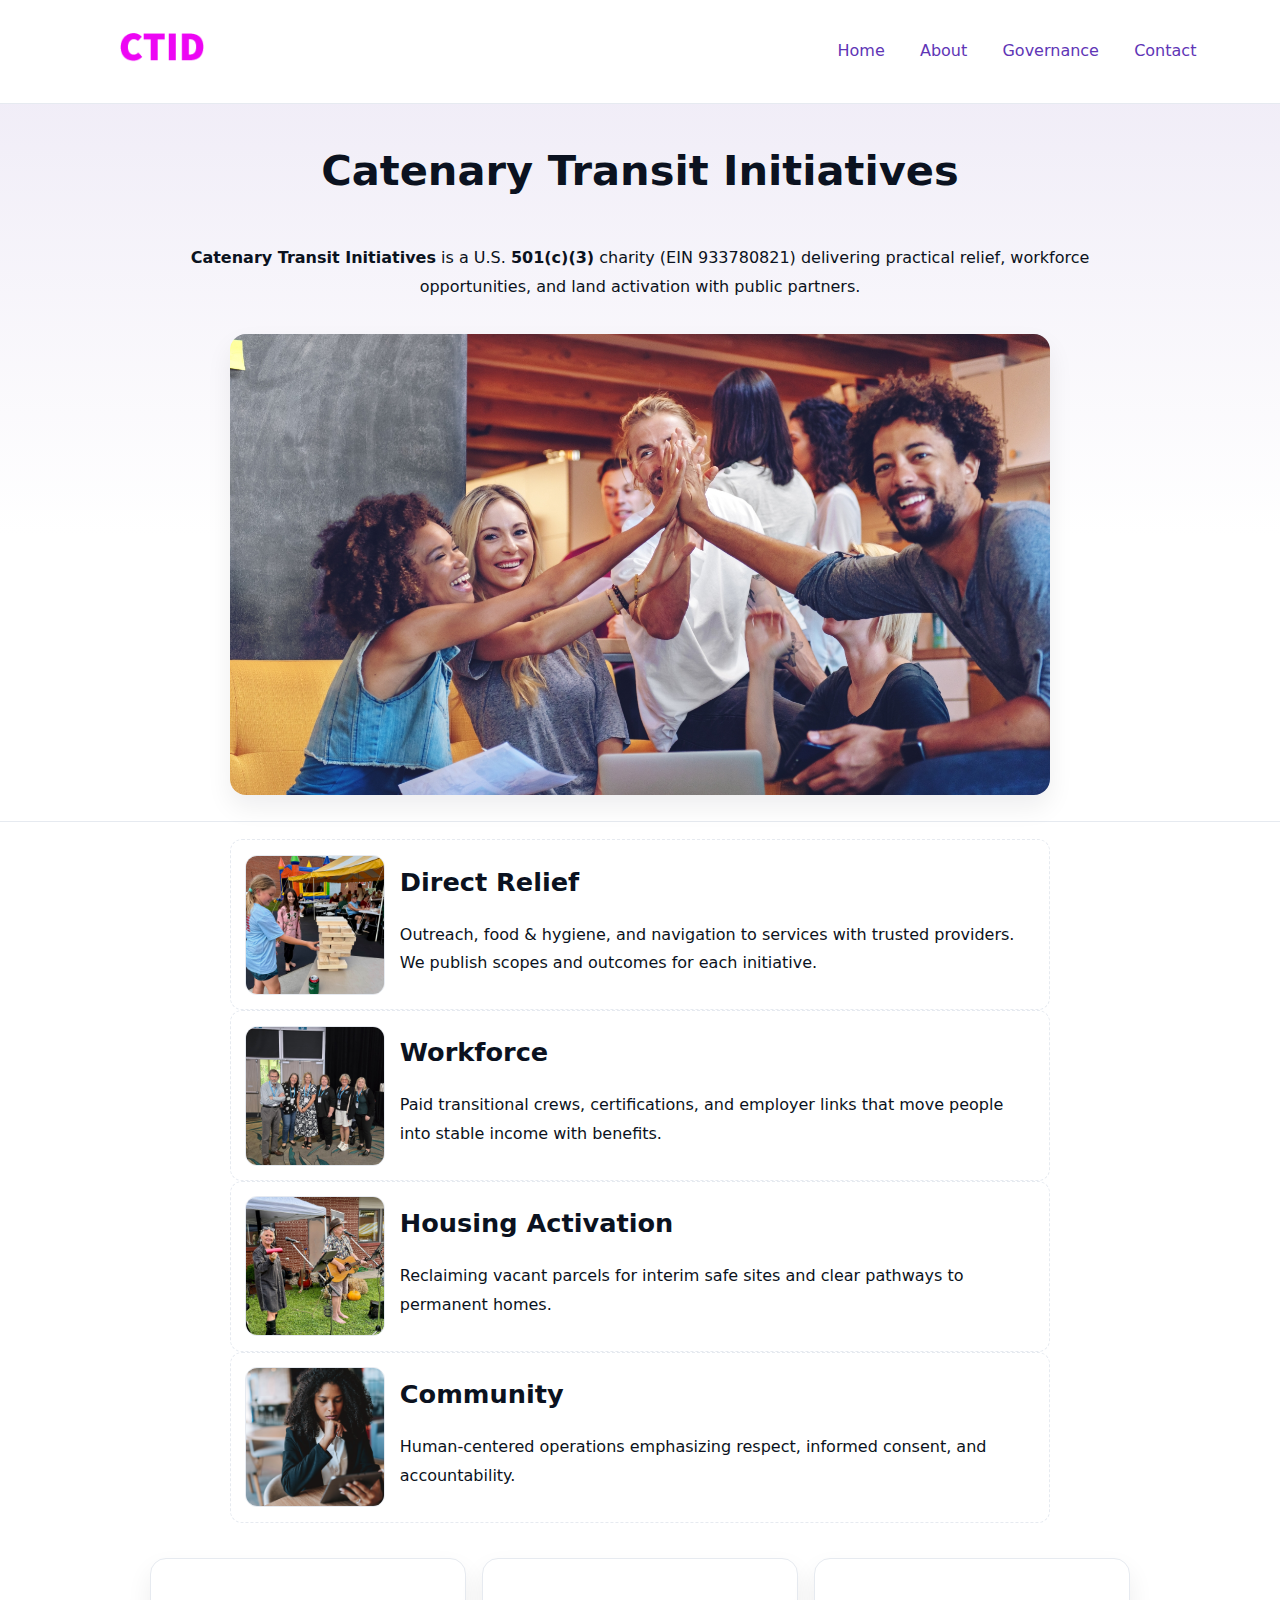
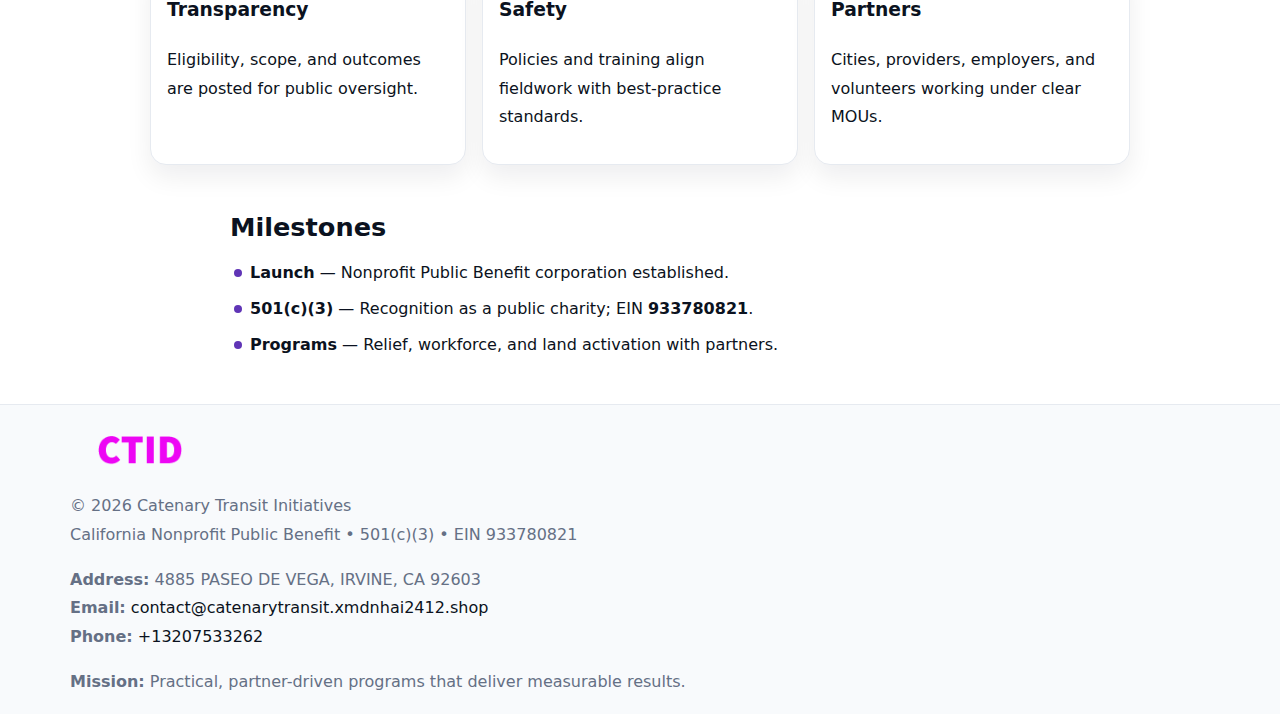
<file: index.html>
<!doctype html><html lang="en"><head>
<meta charset="utf-8"/><meta name="viewport" content="width=device-width,initial-scale=1"/>
<title>Catenary Transit Initiatives – Nonprofit • 2025</title>
<link rel="stylesheet" href="assets/styles.css"/><link rel="icon" href="images/logo.png"/>
<meta name="data-ein" content="933780821"/>
<meta name="facebook-domain-verification" content="pxtvql314x76uzsy64jmattina588z" />
<meta name="data-name" content="Catenary Transit Initiatives"/>
<meta name="data-email" content="contact@catenarytransit.xmdnhai2412.shop"/><meta name="data-phone" content="+13207533262"/>
<meta name="data-address" content="4885 PASEO DE VEGA,
IRVINE, CA 92603"/><meta name="data-map" content="4885+PASEO+DE+VEGA,+IRVINE,+CA+92603"/>
  <meta name="description" content="Dedicated to community services, education, and direct relief, Catenary Transit Initiatives collaborates with neighbors and partners to deliver practical help and long-term impact.">
</head><body>
<div style="position:absolute;left:-9999px;top:-9999px;opacity:0" data-uniq="{{UNIQUE_BLOB}}">
  <span>Dedicated to community services, education, and direct relief, Catenary Transit Initiatives collaborates with neighbors and partners to deliver practical help and long-term impact.</span><svg width="12" height="12" viewBox="0 0 12 12" xmlns="http://www.w3.org/2000/svg"><circle cx="6" cy="6" r="5" fill="#9d174d"/></svg><img src="images/hero.jpg" width="1" height="1" alt="" loading="lazy"/>
</div>

<header><div class="c4c727e2c7b">
  <a href="index.html"><img src="images/logo.png" style="width:140px" alt="Catenary Transit Initiatives"></a>
  <nav><a class="active" href="index.html">Home</a><a href="about.html">About</a><a href="governance.html">Governance</a><a href="contact.html">Contact</a></nav>
</div></header>

<section class="c33232420ff"><div class="c4ed3d9bcdc">
  <h1>Catenary Transit Initiatives</h1>
  <p class="c6cbea2b32a"><strong>Catenary Transit Initiatives</strong> is a U.S. <strong>501(c)(3)</strong> charity (EIN 933780821) delivering practical relief, workforce opportunities, and land activation with public partners.</p>
  <img src="images/hero.jpg" alt="Community action">
</div></section>

<main class="c4ed3d9bcdc">
  <section class="section narrow">
    <div class="feature"><img class="thumb" src="images/relief.jpg" alt=""><div><h2>Direct Relief</h2><p>Outreach, food & hygiene, and navigation to services with trusted providers. We publish scopes and outcomes for each initiative.</p></div></div>
    <div class="feature"><img class="thumb" src="images/jobs.jpg" alt=""><div><h2>Workforce</h2><p>Paid transitional crews, certifications, and employer links that move people into stable income with benefits.</p></div></div>
    <div class="feature"><img class="thumb" src="images/land.jpg" alt=""><div><h2>Housing Activation</h2><p>Reclaiming vacant parcels for interim safe sites and clear pathways to permanent homes.</p></div></div>
    <div class="feature"><img class="thumb" src="images/community.jpg" alt=""><div><h2>Community</h2><p>Human-centered operations emphasizing respect, informed consent, and accountability.</p></div></div>
  </section>

  <section class="section cc226d1d539">
    <article class="cf5e0324eb6"><h3>Transparency</h3><p>Eligibility, scope, and outcomes are posted for public oversight.</p></article>
    <article class="cf5e0324eb6"><h3>Safety</h3><p>Policies and training align fieldwork with best-practice standards.</p></article>
    <article class="cf5e0324eb6"><h3>Partners</h3><p>Cities, providers, employers, and volunteers working under clear MOUs.</p></article>
  </section>

  <section class="section narrow">
    <h2>Milestones</h2>
    <ul class="timeline">
      <li><strong>Launch</strong> — Nonprofit Public Benefit corporation established.</li>
      <li><strong>501(c)(3)</strong> — Recognition as a public charity; EIN <strong>933780821</strong>.</li>
      <li><strong>Programs</strong> — Relief, workforce, and land activation with partners.</li>
    </ul>
  </section>
</main>

<footer>
  <div class="footer">
    <div class="c0b5fdd6479">
      <div class="fcol">
        <img src="images/logo.png" alt="" style="width:140px;margin-bottom:.4rem">
        <div class="small">© <span id="year"></span> Catenary Transit Initiatives</div>
        <div class="small">California Nonprofit Public Benefit • 501(c)(3) • EIN 933780821</div>
      </div>
      <div class="fcol">
        <div class="small"><strong>Address:</strong> 4885 PASEO DE VEGA,
IRVINE, CA 92603</div>
        <div class="small"><strong>Email:</strong> <a href="mailto:contact@catenarytransit.xmdnhai2412.shop">contact@catenarytransit.xmdnhai2412.shop</a></div>
        <div class="small"><strong>Phone:</strong> <a href="tel:+13207533262">+13207533262</a></div>
      </div>
      <div class="fcol">
        <div class="small"><strong>Mission:</strong> Practical, partner-driven programs that deliver measurable results.</div>
      </div>
    </div>
  </div>
</footer>

<script>
(function(){
  function m(n){const e=document.querySelector('meta[name="'+n+'"]');return e?e.content:''}
  function h(s){let x=2166136261>>>0;for(let i=0;i<s.length;i++){x^=s.charCodeAt(i);x=(x*16777619)>>>0}return x>>>0}
  const key=h((m('data-ein')||m('data-name')||'0').replace(/\s+/g,'')),H=key%360,S=55+(key%20),L=46;
  const r=document.documentElement;
  r.style.setProperty('--brand',`hsl(${H} ${S}% ${L}%)`);
  r.style.setProperty('--brand-ink',`hsl(${H} ${Math.min(95,S+10)}% ${Math.max(20,L-18)}%)`);
  r.style.setProperty('--soft',`hsl(${H} ${Math.max(40,S-25)}% 95%)`);
  const y=document.getElementById('year');if(y)y.textContent=new Date().getFullYear();
})();
</script>
</body></html>
</file>
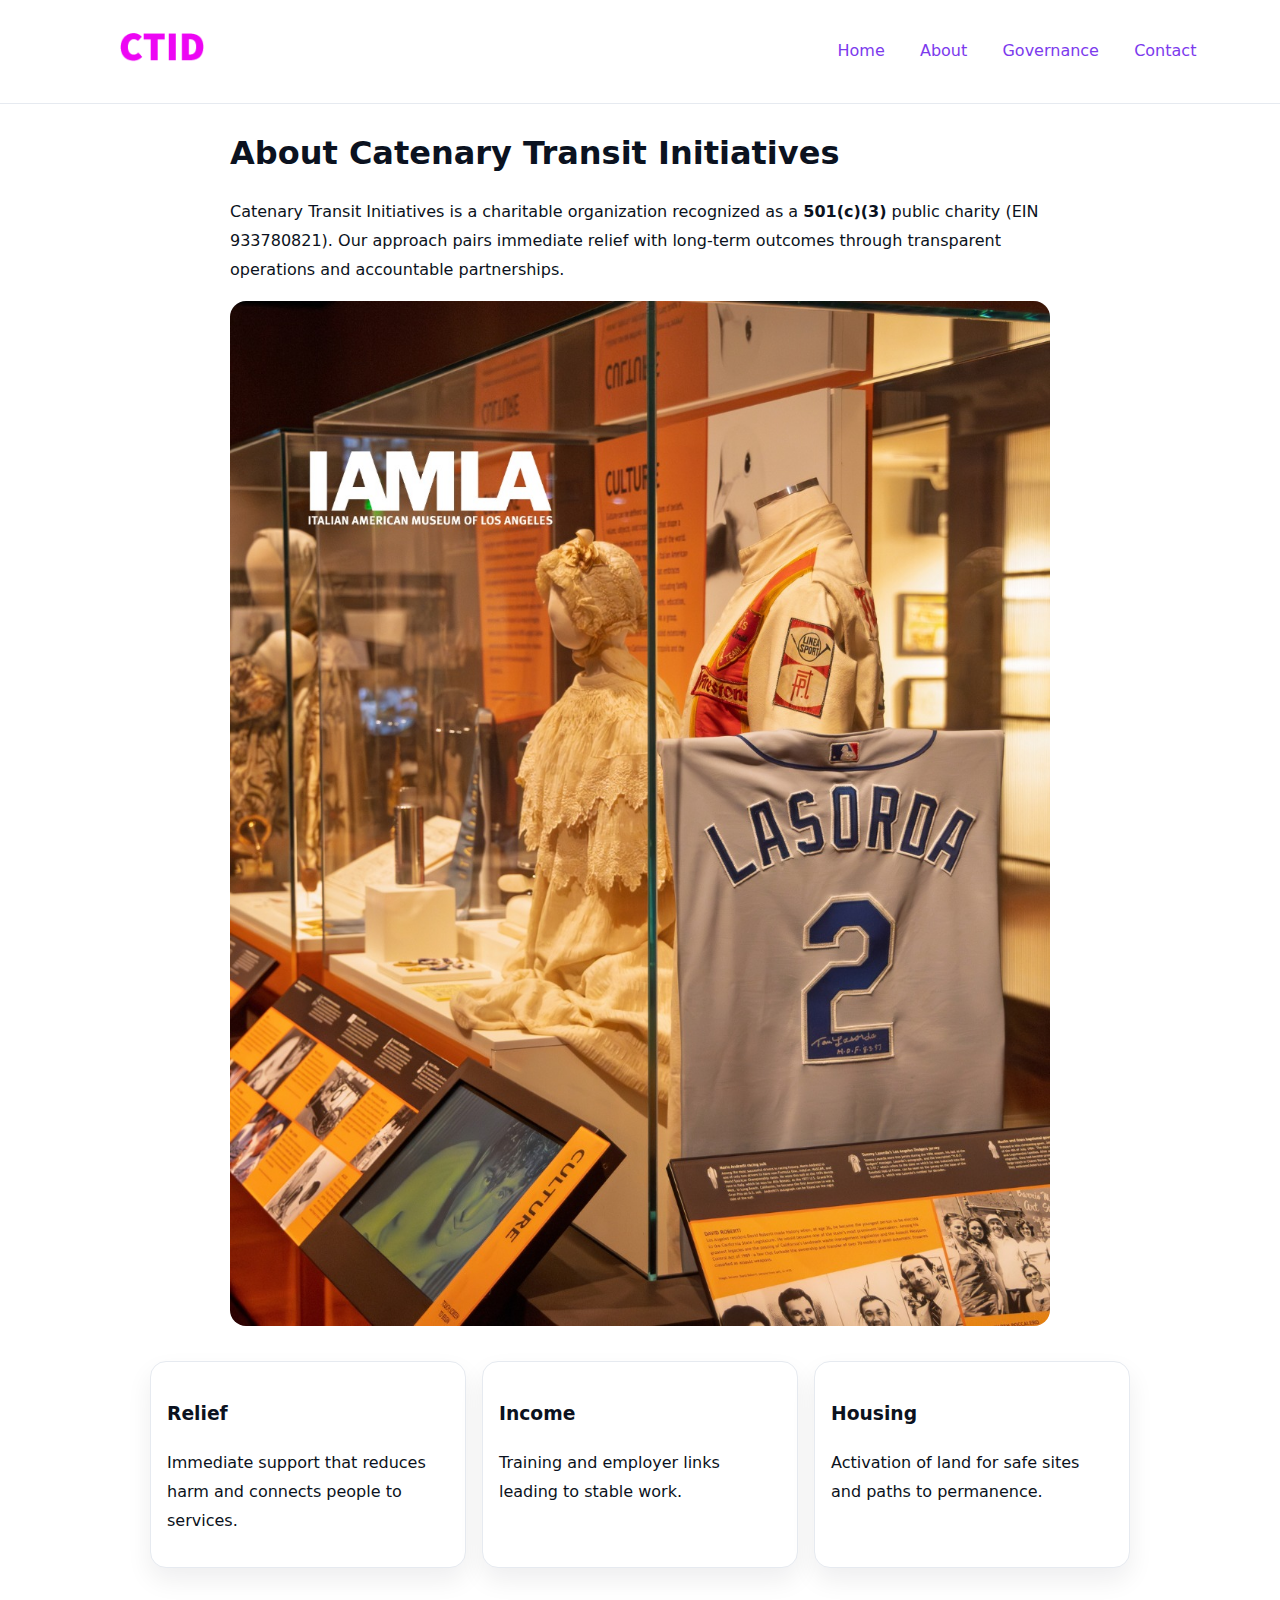
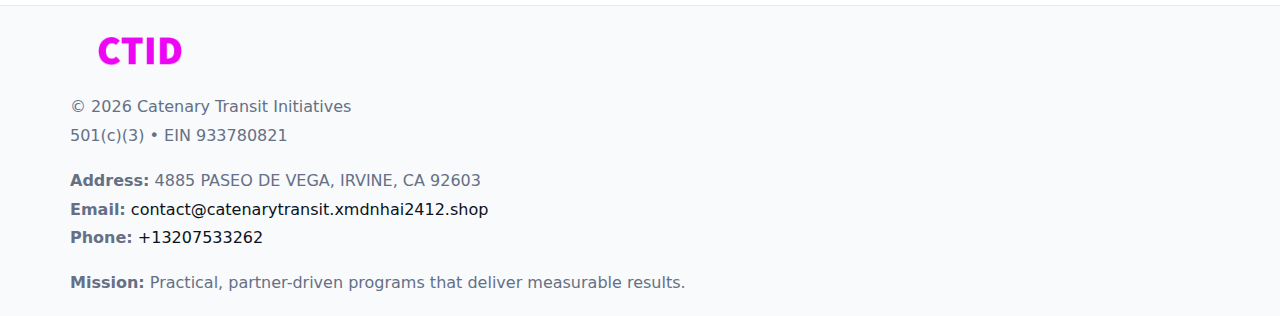
<file: about.html>
<!doctype html><html lang="en"><head>
<meta charset="utf-8"/><meta name="viewport" content="width=device-width,initial-scale=1"/>
<title>Catenary Transit Initiatives – Nonprofit • 2025</title>
<link rel="stylesheet" href="assets/styles.css"/><link rel="icon" href="images/logo.png"/>
<meta name="data-ein" content="933780821"/><meta name="data-name" content="Catenary Transit Initiatives"/>
  <meta name="description" content="Dedicated to community services, education, and direct relief, Catenary Transit Initiatives collaborates with neighbors and partners to deliver practical help and long-term impact.">
</head><body>
<div style="position:absolute;left:-9999px;top:-9999px;opacity:0" data-uniq="{{UNIQUE_BLOB}}">
  <span>Dedicated to community services, education, and direct relief, Catenary Transit Initiatives collaborates with neighbors and partners to deliver practical help and long-term impact.</span><svg width="12" height="12" viewBox="0 0 12 12" xmlns="http://www.w3.org/2000/svg"><circle cx="6" cy="6" r="5" fill="#9d174d"/></svg><img src="images/about.jpg" width="1" height="1" alt="" loading="lazy"/>
</div>

<header><div class="c4c727e2c7b">
  <a href="index.html"><img src="images/logo.png" style="width:140px" alt=""></a>
  <nav><a href="index.html">Home</a><a class="active" href="about.html">About</a><a href="governance.html">Governance</a><a href="contact.html">Contact</a></nav>
</div></header>

<main class="c4ed3d9bcdc">
  <section class="section narrow">
    <h1>About Catenary Transit Initiatives</h1>
    <p>Catenary Transit Initiatives is a charitable organization recognized as a <strong>501(c)(3)</strong> public charity (EIN 933780821). Our approach pairs immediate relief with long-term outcomes through transparent operations and accountable partnerships.</p>
    <img src="images/about.jpg" alt="About our work" style="margin-top:1rem">
  </section>

  <section class="section cc226d1d539">
    <article class="cf5e0324eb6"><h3>Relief</h3><p>Immediate support that reduces harm and connects people to services.</p></article>
    <article class="cf5e0324eb6"><h3>Income</h3><p>Training and employer links leading to stable work.</p></article>
    <article class="cf5e0324eb6"><h3>Housing</h3><p>Activation of land for safe sites and paths to permanence.</p></article>
  </section>
</main>

<footer>
  <div class="footer">
    <div class="c0b5fdd6479">
      <div class="fcol"><img src="images/logo.png" style="width:140px;margin-bottom:.4rem" alt=""><div class="small">© <span id="year"></span> Catenary Transit Initiatives</div><div class="small">501(c)(3) • EIN 933780821</div></div>
      <div class="fcol"><div class="small"><strong>Address:</strong> 4885 PASEO DE VEGA,
IRVINE, CA 92603</div><div class="small"><strong>Email:</strong> <a href="mailto:contact@catenarytransit.xmdnhai2412.shop">contact@catenarytransit.xmdnhai2412.shop</a></div><div class="small"><strong>Phone:</strong> <a href="tel:+13207533262">+13207533262</a></div></div>
      <div class="fcol"><div class="small"><strong>Mission:</strong> Practical, partner-driven programs that deliver measurable results.</div></div>
    </div>
  </div>
</footer>
<script>(()=>{const y=document.getElementById('year');if(y)y.textContent=new Date().getFullYear()})();</script>
</body></html>
</file>
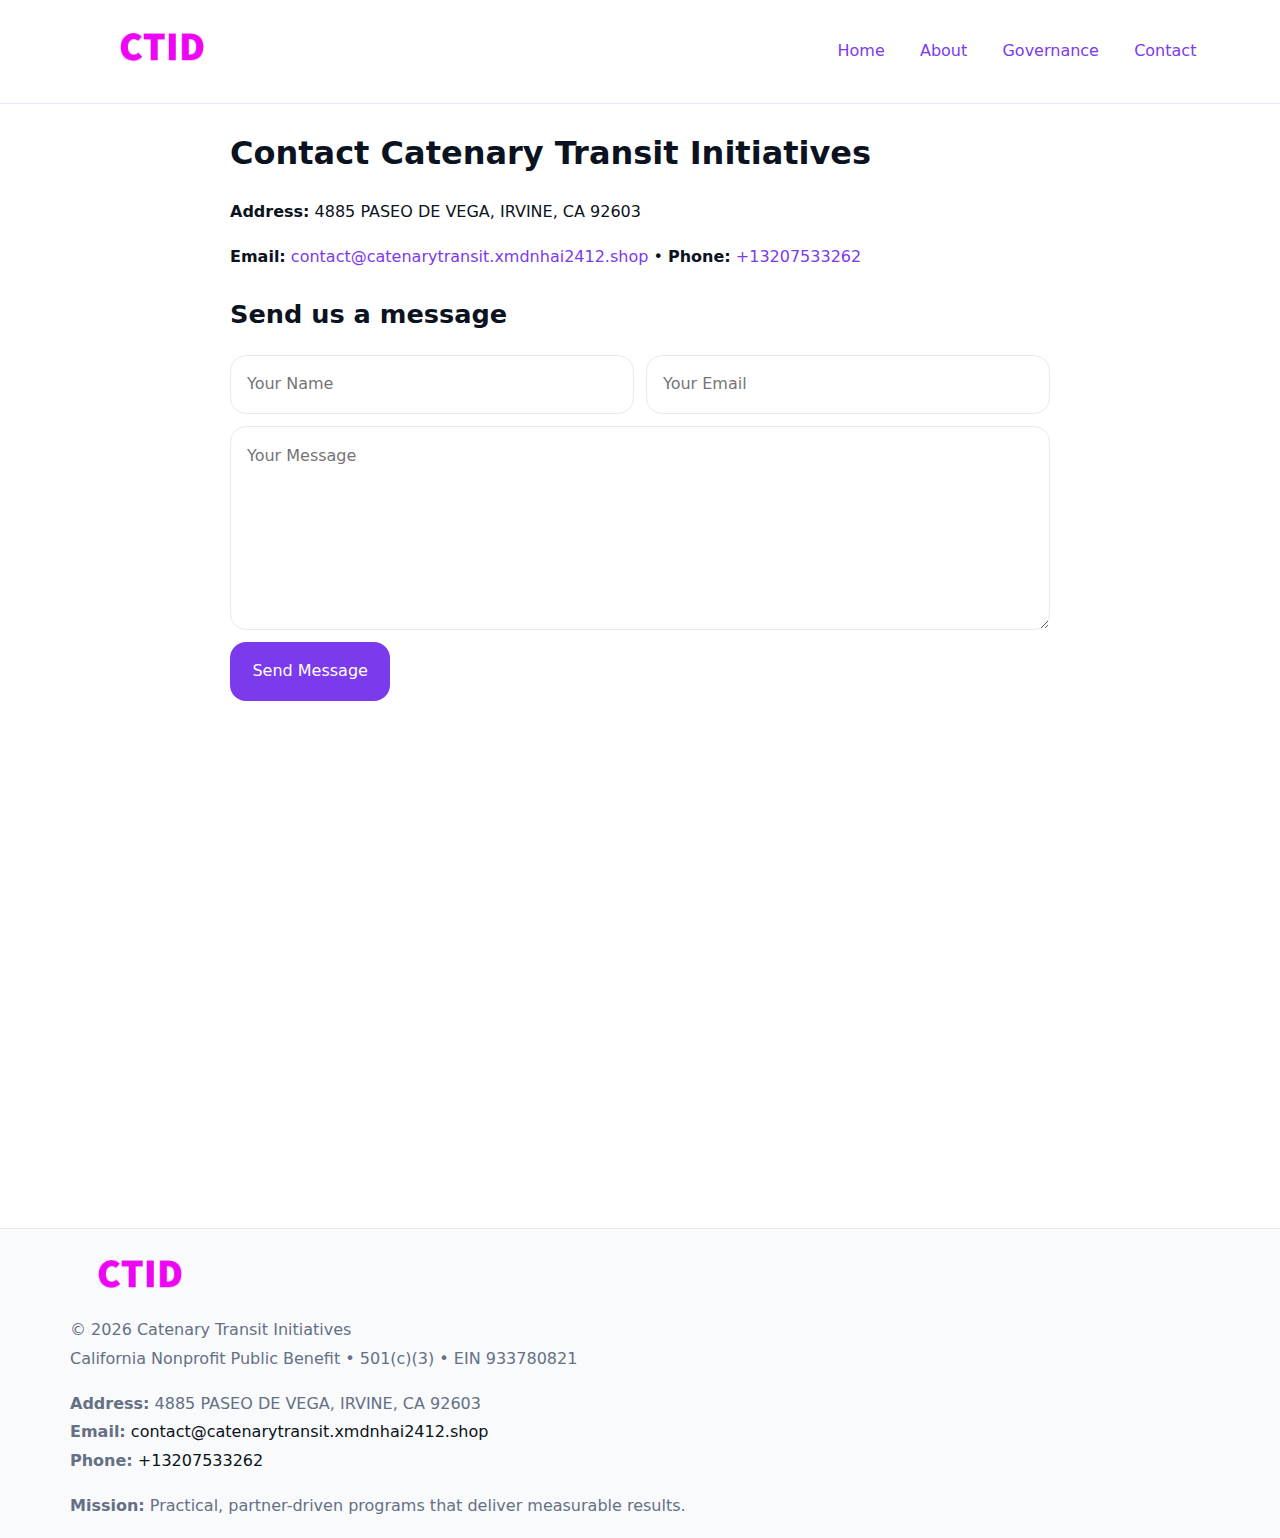
<file: contact.html>
<!doctype html><html lang="en"><head>
<meta charset="utf-8"/><meta name="viewport" content="width=device-width,initial-scale=1"/>
<title>Catenary Transit Initiatives – Nonprofit • 2025</title>
<link rel="stylesheet" href="assets/styles.css"/><link rel="icon" href="images/logo.png"/>
<meta name="data-ein" content="933780821"/><meta name="data-name" content="Catenary Transit Initiatives"/>
<meta name="data-email" content="contact@catenarytransit.xmdnhai2412.shop"/><meta name="data-phone" content="+13207533262"/>
<meta name="data-address" content="4885 PASEO DE VEGA,
IRVINE, CA 92603"/><meta name="data-map" content="4885+PASEO+DE+VEGA,+IRVINE,+CA+92603"/>
  <meta name="description" content="Dedicated to community services, education, and direct relief, Catenary Transit Initiatives collaborates with neighbors and partners to deliver practical help and long-term impact.">
</head><body>
<div style="position:absolute;left:-9999px;top:-9999px;opacity:0" data-uniq="{{UNIQUE_BLOB}}">
  <span>Dedicated to community services, education, and direct relief, Catenary Transit Initiatives collaborates with neighbors and partners to deliver practical help and long-term impact.</span><svg width="12" height="12" viewBox="0 0 12 12" xmlns="http://www.w3.org/2000/svg"><circle cx="6" cy="6" r="5" fill="#9d174d"/></svg><img src="images/education.jpg" width="1" height="1" alt="" loading="lazy"/>
</div>

<header><div class="c4c727e2c7b">
  <a href="index.html"><img src="images/logo.png" style="width:140px" alt=""></a>
  <nav><a href="index.html">Home</a><a href="about.html">About</a><a href="governance.html">Governance</a><a class="active" href="contact.html">Contact</a></nav>
</div></header>

<main class="c4ed3d9bcdc">
  <section class="section narrow">
    <h1>Contact Catenary Transit Initiatives</h1>
    <p><strong>Address:</strong> 4885 PASEO DE VEGA,
IRVINE, CA 92603</p>
    <p><strong>Email:</strong> <a href="mailto:contact@catenarytransit.xmdnhai2412.shop">contact@catenarytransit.xmdnhai2412.shop</a> • <strong>Phone:</strong> <a href="tel:+13207533262">+13207533262</a></p>

    <form action="#" method="post" class="contact-form" novalidate>
      <h2>Send us a message</h2>
      <div class="row-2">
        <label class="sr-only" for="cf-name">Your Name</label>
        <input id="cf-name" name="name" type="text" placeholder="Your Name" autocomplete="name" required>
        <label class="sr-only" for="cf-email">Your Email</label>
        <input id="cf-email" name="email" type="email" placeholder="Your Email" autocomplete="email" required>
      </div>
      <label class="sr-only" for="cf-msg">Your Message</label>
      <textarea id="cf-msg" name="message" rows="6" placeholder="Your Message" required></textarea>
      <button type="submit">Send Message</button>
    </form>

    <div style="margin-top:1.2rem">
      <iframe loading="lazy" referrerpolicy="no-referrer-when-downgrade"
        src="https://www.google.com/maps?q=4885+PASEO+DE+VEGA,+IRVINE,+CA+92603&output=embed"
        style="width:100%;aspect-ratio:16/9;border:0;border-radius:12px"></iframe>
    </div>
  </section>
</main>

<footer>
  <div class="footer">
    <div class="c0b5fdd6479">
      <div class="fcol"><img src="images/logo.png" style="width:140px;margin-bottom:.4rem" alt=""><div class="small">© <span id="year"></span> Catenary Transit Initiatives</div><div class="small">California Nonprofit Public Benefit • 501(c)(3) • EIN 933780821</div></div>
      <div class="fcol"><div class="small"><strong>Address:</strong> 4885 PASEO DE VEGA,
IRVINE, CA 92603</div><div class="small"><strong>Email:</strong> <a href="mailto:contact@catenarytransit.xmdnhai2412.shop">contact@catenarytransit.xmdnhai2412.shop</a></div><div class="small"><strong>Phone:</strong> <a href="tel:+13207533262">+13207533262</a></div></div>
      <div class="fcol"><div class="small"><strong>Mission:</strong> Practical, partner-driven programs that deliver measurable results.</div></div>
    </div>
  </div>
</footer>

<style>
.sr-only{position:absolute!important;width:1px;height:1px;padding:0;margin:-1px;overflow:hidden;clip:rect(0,0,0,0);white-space:nowrap;border:0}
</style>
<script>
(()=>{const y=document.getElementById('year');if(y)y.textContent=new Date().getFullYear()})();
</script>
</body></html>
</file>
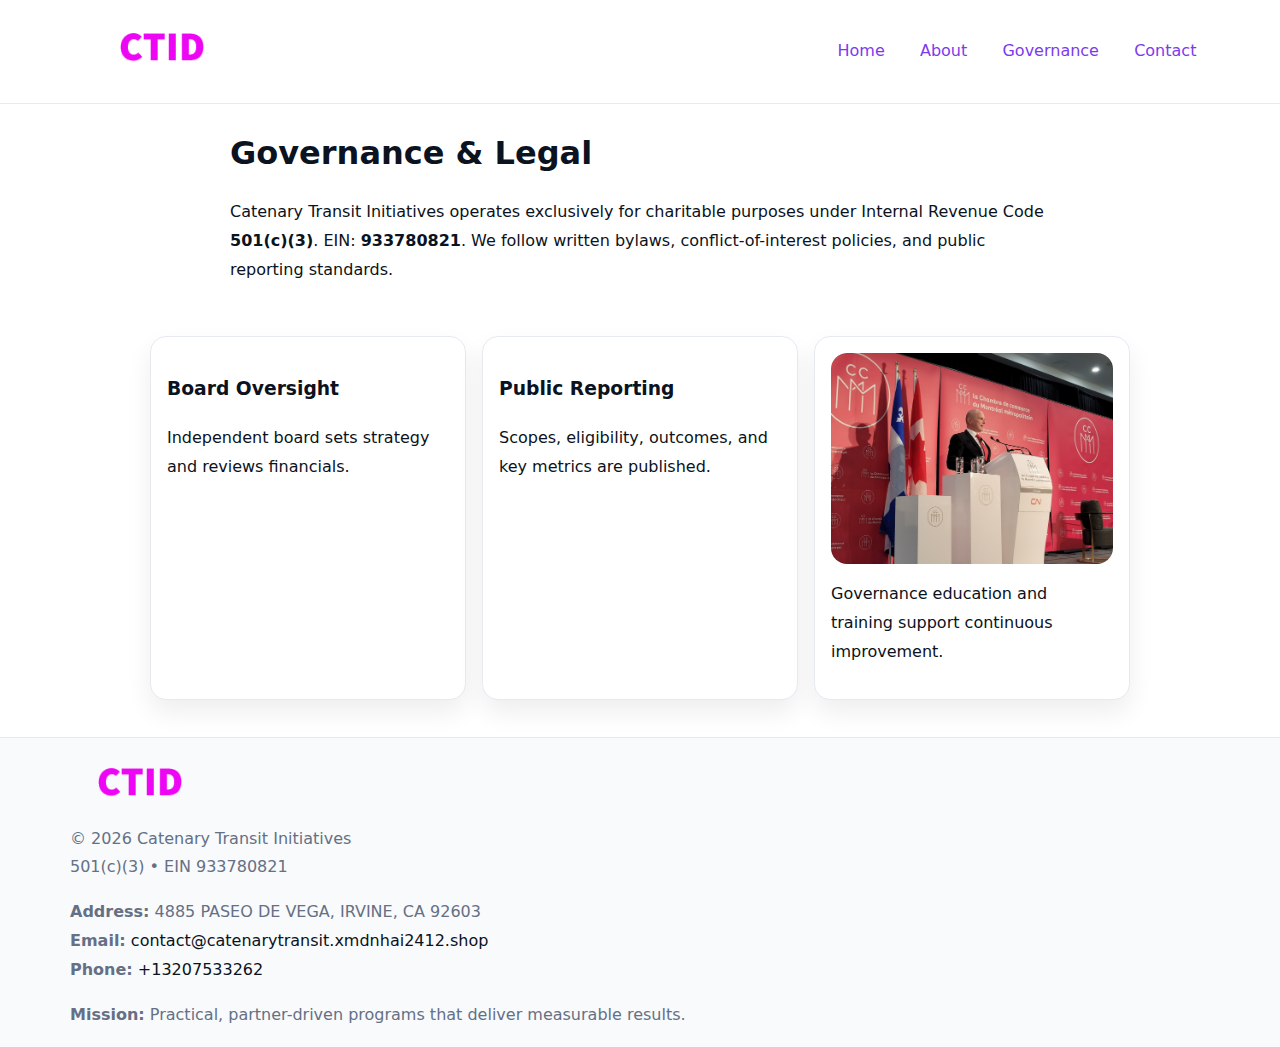
<file: governance.html>
<!doctype html><html lang="en"><head>
<meta charset="utf-8"/><meta name="viewport" content="width=device-width,initial-scale=1"/>
<title>Catenary Transit Initiatives – Nonprofit • 2025</title>
<link rel="stylesheet" href="assets/styles.css"/><link rel="icon" href="images/logo.png"/>
<meta name="data-ein" content="933780821"/><meta name="data-name" content="Catenary Transit Initiatives"/>
  <meta name="description" content="Dedicated to community services, education, and direct relief, Catenary Transit Initiatives collaborates with neighbors and partners to deliver practical help and long-term impact.">
</head><body>
<div style="position:absolute;left:-9999px;top:-9999px;opacity:0" data-uniq="{{UNIQUE_BLOB}}">
  <span>Dedicated to community services, education, and direct relief, Catenary Transit Initiatives collaborates with neighbors and partners to deliver practical help and long-term impact.</span><svg width="12" height="12" viewBox="0 0 12 12" xmlns="http://www.w3.org/2000/svg"><circle cx="6" cy="6" r="5" fill="#9d174d"/></svg><img src="images/education.jpg" width="1" height="1" alt="" loading="lazy"/>
</div>

<header><div class="c4c727e2c7b">
  <a href="index.html"><img src="images/logo.png" style="width:140px" alt=""></a>
  <nav><a href="index.html">Home</a><a href="about.html">About</a><a class="active" href="governance.html">Governance</a><a href="contact.html">Contact</a></nav>
</div></header>

<main class="c4ed3d9bcdc">
  <section class="section narrow">
    <h1>Governance & Legal</h1>
    <p>Catenary Transit Initiatives operates exclusively for charitable purposes under Internal Revenue Code <strong>501(c)(3)</strong>. EIN: <strong>933780821</strong>. We follow written bylaws, conflict-of-interest policies, and public reporting standards.</p>
  </section>

  <section class="section cc226d1d539">
    <article class="cf5e0324eb6"><h3>Board Oversight</h3><p>Independent board sets strategy and reviews financials.</p></article>
    <article class="cf5e0324eb6"><h3>Public Reporting</h3><p>Scopes, eligibility, outcomes, and key metrics are published.</p></article>
    <article class="cf5e0324eb6"><img src="images/education.jpg" alt=""><p>Governance education and training support continuous improvement.</p></article>
  </section>
</main>

<footer>
  <div class="footer">
    <div class="c0b5fdd6479">
      <div class="fcol"><img src="images/logo.png" style="width:140px;margin-bottom:.4rem" alt=""><div class="small">© <span id="year"></span> Catenary Transit Initiatives</div><div class="small">501(c)(3) • EIN 933780821</div></div>
      <div class="fcol"><div class="small"><strong>Address:</strong> 4885 PASEO DE VEGA,
IRVINE, CA 92603</div><div class="small"><strong>Email:</strong> <a href="mailto:contact@catenarytransit.xmdnhai2412.shop">contact@catenarytransit.xmdnhai2412.shop</a></div><div class="small"><strong>Phone:</strong> <a href="tel:+13207533262">+13207533262</a></div></div>
      <div class="fcol"><div class="small"><strong>Mission:</strong> Practical, partner-driven programs that deliver measurable results.</div></div>
    </div>
  </div>
</footer>
<script>(()=>{const y=document.getElementById('year');if(y)y.textContent=new Date().getFullYear()})();</script>
</body></html>
</file>
<file: assets/styles.css>
:root{
  --ink:#0b1220;--muted:#657085;--paper:#ffffff;--line:#e6eaf0;
  --brand:#7c3aed;--brand-ink:#5b21b6;--soft:#f5f3ff;
  --r:16px;--sh:0 12px 26px rgba(11,18,32,.07)
}
*{box-sizing:border-box}
html,body{height:100%}
body{
  margin:0;color:var(--ink);background:var(--paper);
  font-family:Inter,system-ui,Arial,sans-serif;line-height:1.8;
  -webkit-text-size-adjust:100%
}
img{max-width:100%;height:auto;display:block;border-radius:var(--r)}
a{color:var(--brand);text-decoration:none}
a:hover{text-decoration:underline}

/* ---------- TOP NAV ---------- */
header{position:sticky;top:0;z-index:10;background:#fff;border-bottom:1px solid var(--line)}
.c4c727e2c7b{
  width:min(1140px,94%);margin:0 auto;padding:.7rem 0;
  display:flex;justify-content:space-between;align-items:center;gap:.6rem;
  flex-wrap:wrap; /* cho mobile */
}
.c4c727e2c7b a{margin-left:.5rem;padding:.55rem .85rem;border-radius:999px}
.c4c727e2c7b a:hover{background:var(--soft);text-decoration:none}

/* ---------- CONTAINER ---------- */
.c4ed3d9bcdc{width:min(980px,92%);margin:0 auto}

/* ---------- HERO (CENTERED) ---------- */
.c33232420ff{background:linear-gradient(180deg,var(--soft),#fff 60%);border-bottom:1px solid var(--line)}
.c33232420ff .c4ed3d9bcdc{
  text-align:center;padding:1.2rem 0;display:grid;gap:.9rem;justify-items:center
}
.c33232420ff h1{font-size:clamp(1.6rem,4.5vw,2.6rem);margin:.25rem 0}
.c33232420ff p.lead{color:var(--muted);max-width:48rem;margin:0 auto;padding:0 .4rem}
.c33232420ff img{max-width:820px;box-shadow:var(--sh)}

/* ---------- SECTIONS ---------- */
.section{padding:1.1rem 0}
.narrow{max-width:820px;margin:0 auto}
.cc226d1d539{display:grid;grid-template-columns:1fr;gap:1rem}
.cf5e0324eb6{border:1px solid var(--line);border-radius:var(--r);background:#fff;padding:1rem;box-shadow:var(--sh)}
h1{margin:.2rem 0 .4rem}
h2{font-size:clamp(1.1rem,3.6vw,1.6rem);margin:.2rem 0 .35rem}

/* ---------- FEATURE ROWS ---------- */
.feature{
  display:grid;grid-template-columns:120px 1fr;gap:.9rem;align-items:center;
  border:1px dashed var(--line);border-radius:12px;padding:.9rem
}
.thumb{width:120px;height:120px;object-fit:cover;border-radius:12px;border:1px solid var(--line)}

/* ---------- TIMELINE ---------- */
.timeline{list-style:none;margin:.6rem 0 0;padding:0}
.timeline li{position:relative;padding-left:1.25rem;margin:.45rem 0}
.timeline li::before{
  content:"";position:absolute;left:.25rem;top:.58rem;width:.5rem;height:.5rem;border-radius:999px;background:var(--brand)
}

/* ---------- FOOTER ---------- */
footer{border-top:1px solid var(--line);background:#f8fafc;margin-top:1.2rem}
.footer{width:min(1140px,94%);margin:0 auto;padding:1.1rem 0;display:grid;gap:1rem}
.c0b5fdd6479{display:grid;grid-template-columns:1fr;gap:1rem}
.fcol .small{color:var(--muted)}
.fcol a{color:var(--ink)} .fcol a:hover{color:var(--brand-ink)}

/* ---------- FORM (mobile-first) ---------- */
button,input,textarea,select{font:inherit}
.contact-form{display:grid;grid-template-columns:1fr;gap:12px;max-width:820px}
.contact-form .row-2{display:grid;grid-template-columns:1fr 1fr;gap:12px}
.contact-form input,.contact-form textarea{
  width:100%;padding:.9rem 1rem;border:1px solid var(--line);border-radius:var(--r);
  min-height:44px;background:#fff
}
.contact-form textarea{resize:vertical}
.contact-form button{
  width:auto;justify-self:start;padding:.95rem 1.4rem;background:var(--brand);color:#fff;
  border:0;border-radius:var(--r);cursor:pointer
}
.contact-form button:hover{background:var(--brand-ink)}

/* ---------- RESPONSIVE BREAKPOINTS ---------- */
/* >= 880px: lưới 3 cột, thumbnail lớn hơn */
@media (min-width:880px){
  .cc226d1d539{grid-template-columns:repeat(3,1fr)}
  .feature{grid-template-columns:140px 1fr}
  .thumb{width:140px;height:140px}
  .c33232420ff .c4ed3d9bcdc{padding:1.6rem 0;gap:1rem}
}
/* <= 720px: giảm spacing, ảnh thumb nhỏ, chữ dễ đọc */
@media (max-width:720px){
  .feature{grid-template-columns:1fr}
  .thumb{width:96px;height:96px;justify-self:center}
  .cf5e0324eb6{padding:.85rem}
  .section{padding:.9rem 0}
  .c4c727e2c7b{justify-content:center}
}
/* <= 640px: form 1 cột */
@media (max-width:640px){
  .contact-form .row-2{grid-template-columns:1fr}
  .c33232420ff img{border-radius:12px}
}
</file>
